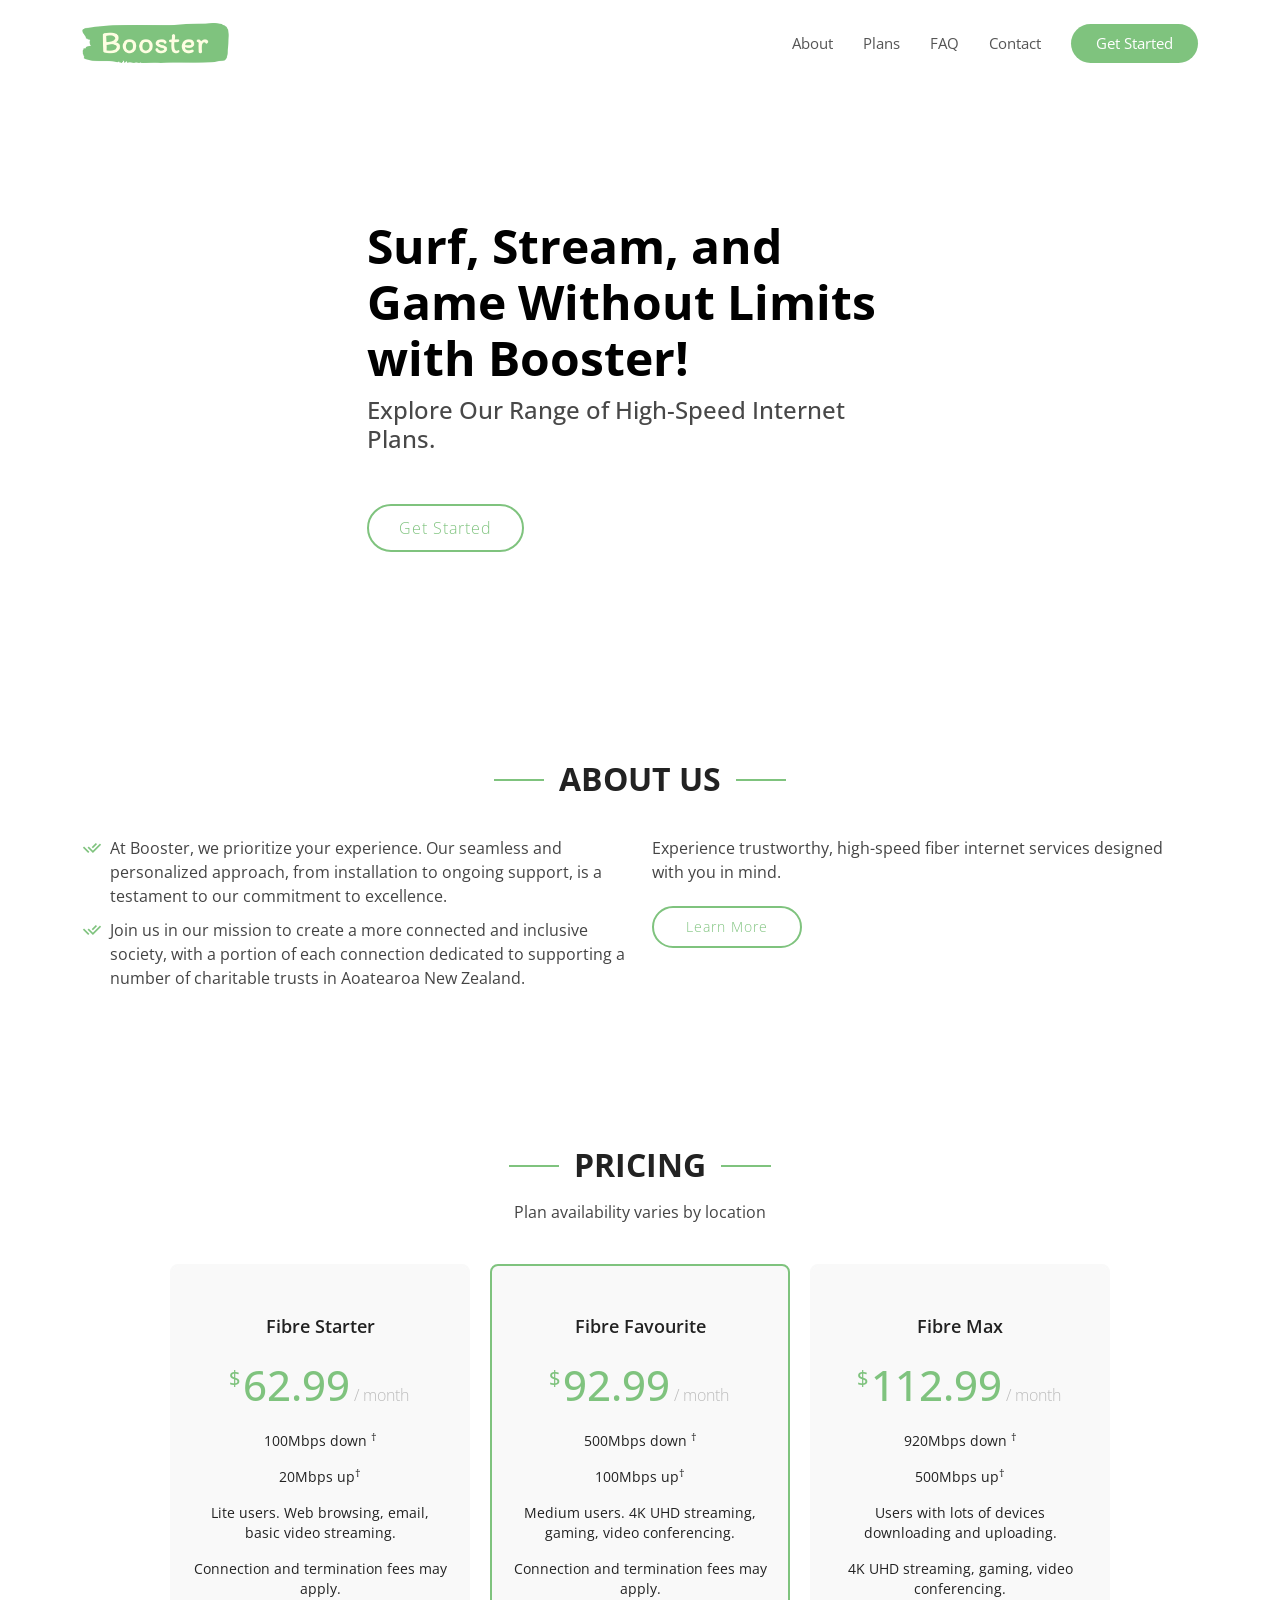
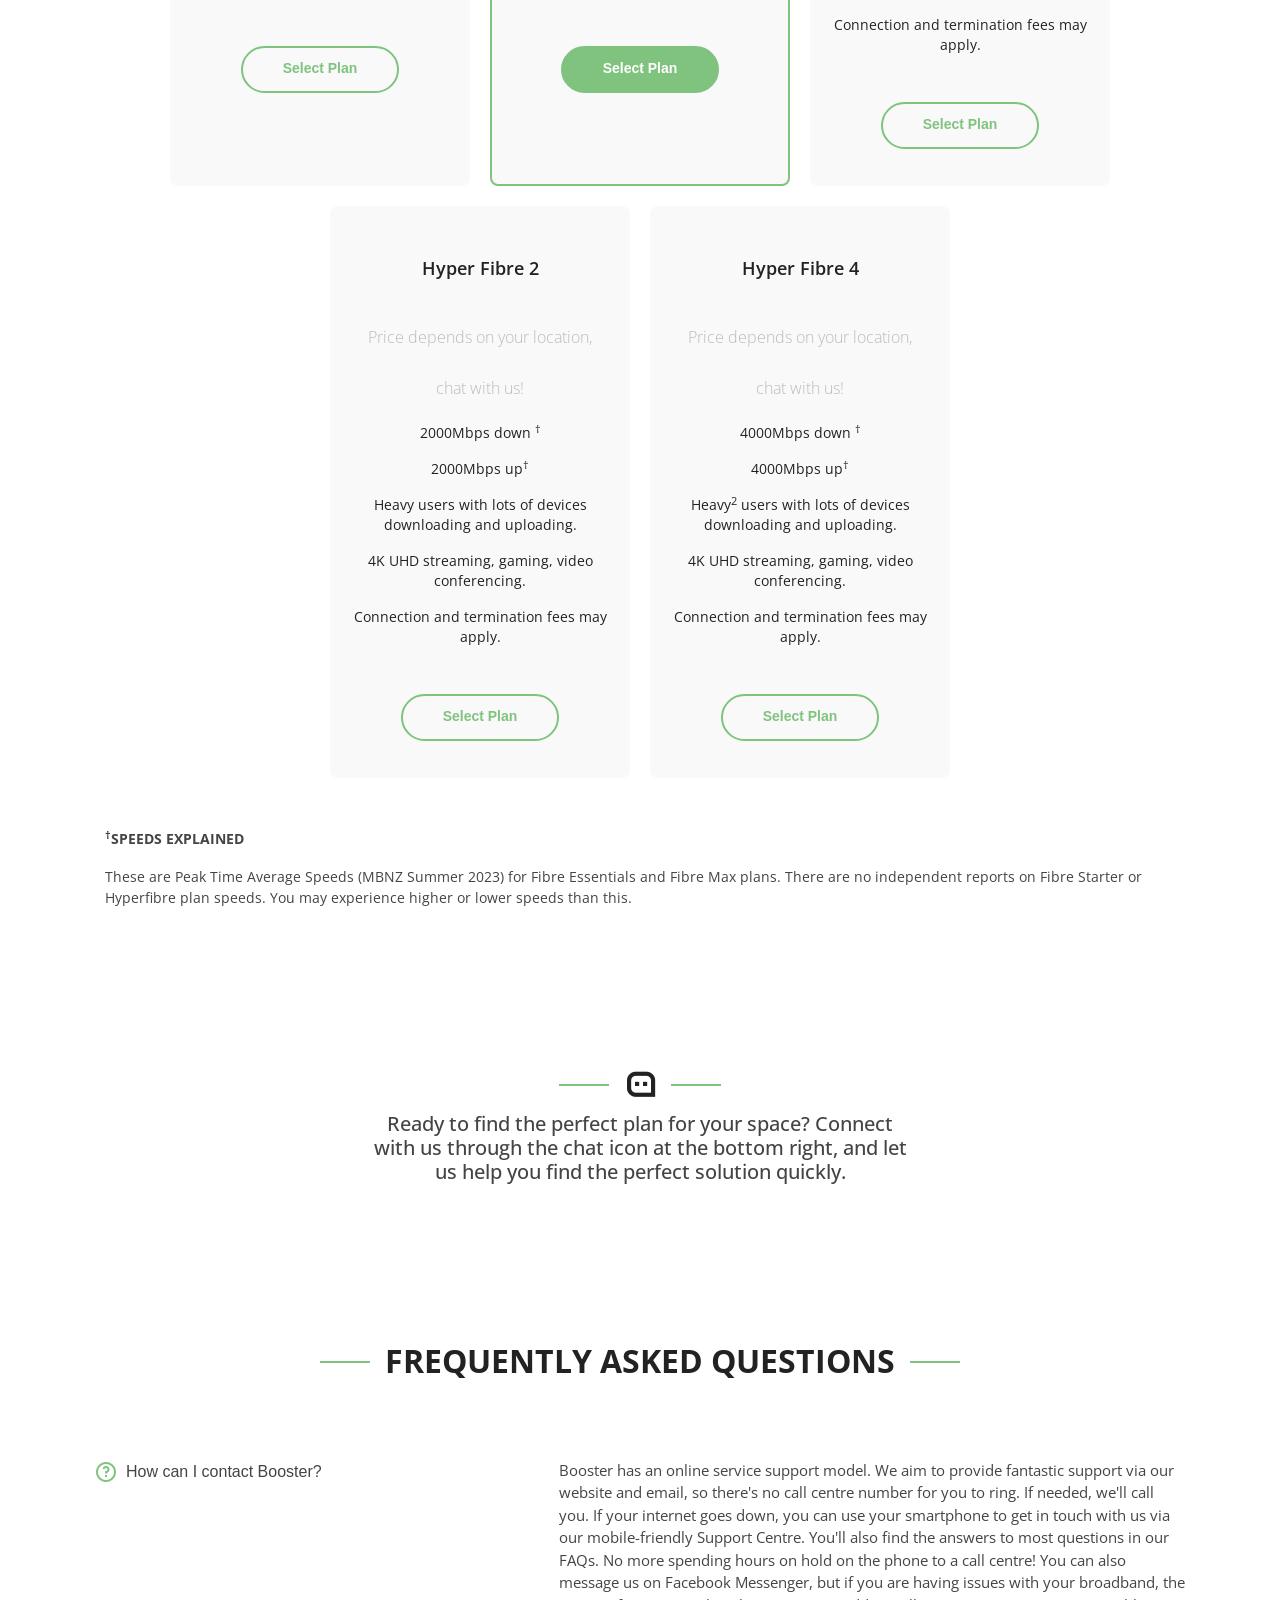
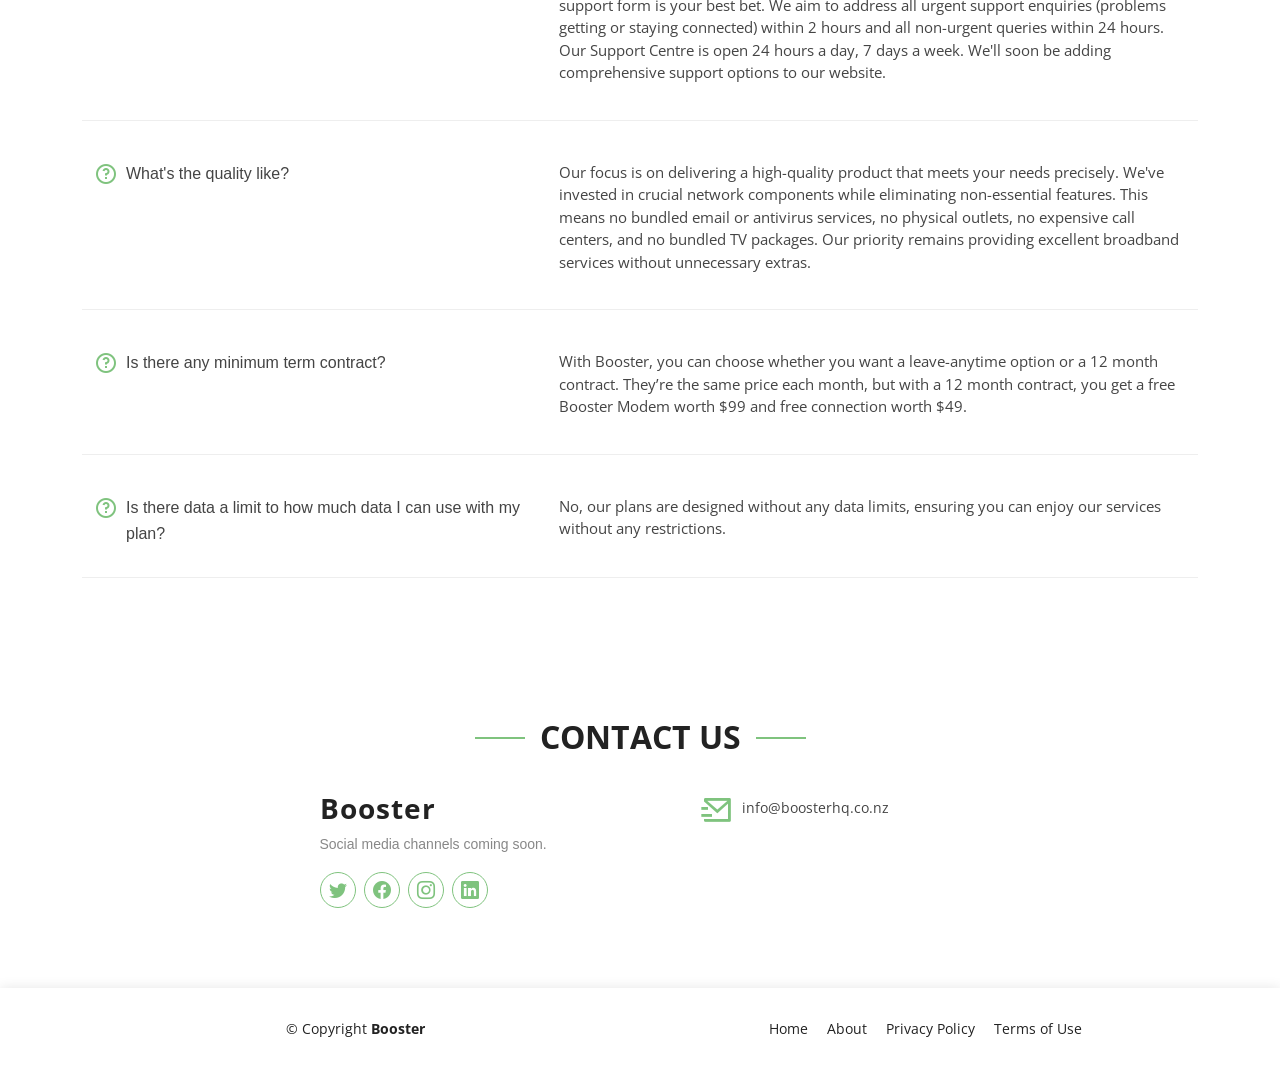
<file: index.html>
<!DOCTYPE html>
<html lang="en">

<head>
  <meta charset="utf-8">
  <meta content="width=device-width, initial-scale=1.0" name="viewport">

  <title>Booster</title>
  <meta content="" name="description">
  <meta content="" name="keywords">

  <!-- Favicons -->
  <link href="assets/img/favicon.png" rel="icon">
  <link href="assets/img/apple-touch-icon.png" rel="apple-touch-icon">

  <!-- Google Fonts -->
  <link rel="preconnect" href="https://fonts.googleapis.com">
  <link rel="preconnect" href="https://fonts.gstatic.com" crossorigin>
  <link href="https://fonts.googleapis.com/css2?family=Itim&family=Open+Sans:ital@0;1&display=swap" rel="stylesheet">

  <!-- Vendor CSS Files -->
  <link href="assets/vendor/aos/aos.css" rel="stylesheet">
  <link href="assets/vendor/bootstrap/css/bootstrap.min.css" rel="stylesheet">
  <link href="assets/vendor/bootstrap-icons/bootstrap-icons.css" rel="stylesheet">
  <link href="assets/vendor/boxicons/css/boxicons.min.css" rel="stylesheet">
  <link href="assets/vendor/glightbox/css/glightbox.min.css" rel="stylesheet">
  <link href="assets/vendor/remixicon/remixicon.css" rel="stylesheet">
  <link href="assets/vendor/swiper/swiper-bundle.min.css" rel="stylesheet">

  <!-- Template Main CSS File -->
  <link href="assets/css/style.css" rel="stylesheet">

  <!-- =======================================================
  * Template Name: Booster
  * Updated: Sep 18 2023 with Bootstrap v5.3.2
  * Template URL: https://bootstrapmade.com/Booster-free-bootstrap-template/
  * Author: BootstrapMade.com
  * License: https://bootstrapmade.com/license/
  ======================================================== -->
</head>

<!--Start of Tawk.to Script-->
<script type="text/javascript">
  var Tawk_API = Tawk_API || {}, Tawk_LoadStart = new Date();
  (function () {
    var s1 = document.createElement("script"), s0 = document.getElementsByTagName("script")[0];
    s1.async = true;
    s1.src = 'https://embed.tawk.to/653b4785a84dd54dc485ba02/1hdnouonu';
    s1.charset = 'UTF-8';
    s1.setAttribute('crossorigin', '*');
    s0.parentNode.insertBefore(s1, s0);
  })();
</script>
<!--End of Tawk.to Script-->

<body>

  <!-- ======= Header ======= -->
  <header id="header" class="fixed-top d-flex align-items-center">
    <div class="container d-flex align-items-center justify-content-between">

      <div class="logo">
        <!-- <h1><a href="index.html">Booster</a></h1> -->
        <!-- Uncomment below if you prefer to use an image logo -->
        <a href="index.html"><img src="./assets/img/logo-no-background.png" class="img-fluid"></a>
      </div>

      <nav id="navbar" class="navbar">
        <ul>
          <li><a class="nav-link scrollto" href="#about">About</a></li>
          <li><a class="nav-link scrollto" href="#pricing">Plans</a></li>
          <li><a class="faq scrollto" href="#faq">FAQ</a></li>
          <li><a class="nav-link scrollto" href="#contact">Contact</a></li>
          <li><a class="getstarted scrollto" href="#pricing">Get Started</a></li>
        </ul>
        <i class="bi bi-list mobile-nav-toggle"></i>
      </nav><!-- .navbar -->

    </div>
  </header><!-- End Header -->

  <!-- ======= Hero Section ======= -->
  <section id="hero" class="d-flex align-items-center">

    <div class="container">
      <div class="row">
        <div class="col-lg-6 pt-5 pt-lg-0 order-2 order-lg-1 d-flex flex-column justify-content-center">
          <h1 data-aos="fade-up">Surf, Stream, and Game Without Limits with Booster!</h1>
          <h2 data-aos="fade-up" data-aos-delay="400">Explore Our Range of High-Speed Internet Plans.</h2>
          <div data-aos="fade-up" data-aos-delay="800">
            <a href="#pricing" class="btn-get-started scrollto">Get Started</a>
          </div>
        </div>
        <!-- <div class="col-lg-6 order-1 order-lg-2 hero-img" data-aos="fade-left" data-aos-delay="200">
          <img src="assets/img/hero-img.png" class="img-fluid animated" alt="">
        </div> -->
      </div>
    </div>

  </section><!-- End Hero -->

  <main id="main">
    <!-- ======= About Us Section ======= -->
    <section id="about" class="about">
      <div class="container">

        <div class="section-title" data-aos="fade-up">
          <h2>About Us</h2>
        </div>

        <div class="row content">
          <div class="col-lg-6" data-aos="fade-up" data-aos-delay="150">

            <ul>
              <li><i class="ri-check-double-line"></i> At Booster, we prioritize your experience. Our seamless and
                personalized approach, from
                installation to ongoing support, is a testament to our commitment to excellence.</li>
              <li><i class="ri-check-double-line"></i> Join us in our mission to
                create a more connected and inclusive society, with a portion of each connection dedicated to supporting
                a number of charitable trusts in Aoatearoa New Zealand.</li>
            </ul>
          </div>
          <div class="col-lg-6 pt-4 pt-lg-0" data-aos="fade-up" data-aos-delay="300">
            <p>
              Experience trustworthy, high-speed fiber internet services designed with you in mind.
            </p>
            <a href="#pricing" class="btn-learn-more">Learn More</a>
          </div>
        </div>

      </div>
    </section><!-- End About Us Section -->

    <!-- ======= Pricing Section ======= -->
    <section id="pricing" class="pricing">
      <div class="container">
        <div class="section-title">
          <h2>Pricing</h2>
          <p>Plan availability varies by location</p>
        </div>
        <div class="row">

          <div class="box" data-aos="zoom-in-right" data-aos-delay="200">
            <h3>Fibre Starter</h3>
            <h4><sup>$</sup>62.99<span> / month</span></h4>
            <ul>
              <li>100Mbps down <sup>†</sup> </li>
              <li>20Mbps up<sup>†</sup> </li>
              <li>Lite users. Web browsing, email, basic video streaming.</li>
              <li> Connection and termination fees may apply.</li>
            </ul>
            <div class="btn-wrap">
              <a href="#plan-select" class="btn-buy">Select Plan</a>
            </div>
          </div>

          <div class="box recommended" data-aos="zoom-in" data-aos-delay="100">
            <h3>Fibre Favourite</h3>
            <h4><sup>$</sup>92.99<span> / month</span></h4>
            <ul>
              <li>500Mbps down <sup>†</sup> </li>
              <li>100Mbps up<sup>†</sup> </li>
              <li>Medium users. 4K UHD streaming, gaming, video conferencing.</li>
              <li>Connection and termination fees may apply.</li>
            </ul>
            <div class="btn-wrap">
              <a href="#plan-select" class="btn-buy">Select Plan</a>
            </div>
          </div>

          <div class="box" data-aos="zoom-in" data-aos-delay="100">
            <h3>Fibre Max</h3>
            <h4><sup>$</sup>112.99<span> / month</span></h4>
            <ul>
              <li>920Mbps down <sup>†</sup> </li>
              <li>500Mbps up<sup>†</sup> </li>
              <li>Users with lots of devices downloading and uploading.</li>
              <li>4K UHD streaming, gaming, video conferencing. </li>
              <li>Connection and termination fees may apply.</li>
            </ul>
            <div class="btn-wrap">
              <a href="#plan-select" class="btn-buy">Select Plan</a>
            </div>
          </div>


          <div class="box" data-aos="zoom-in" data-aos-delay="100">
            <h3>Hyper Fibre 2</h3>
            <h4><span>Price depends on your location, chat with us!</span></h4>
            <ul>
              <li>2000Mbps down <sup>†</sup> </li>
              <li>2000Mbps up<sup>†</sup> </li>
              <li>Heavy users with lots of devices downloading and uploading.</li>
              <li>4K UHD streaming, gaming, video conferencing. </li>
              <li>Connection and termination fees may apply.</li>
            </ul>
            <div class="btn-wrap">
              <a href="#plan-select" class="btn-buy">Select Plan</a>
            </div>
          </div>

          <div class="box" data-aos="zoom-in" data-aos-delay="100">
            <h3>Hyper Fibre 4</h3>
            <h4><span>Price depends on your location, chat with us!</span></h4>
            <ul>
              <li>4000Mbps down <sup>†</sup> </li>
              <li>4000Mbps up<sup>†</sup> </li>
              <li>Heavy<sup>2</sup> users with lots of devices downloading and uploading.</li>
              <li>4K UHD streaming, gaming, video conferencing. </li>
              <li>Connection and termination fees may apply.</li>
            </ul>
            <div class="btn-wrap">
              <a href="#plan-select" class="btn-buy">Select Plan</a>
            </div>
          </div>

        </div>
        <div class="plans-note">
          <p><strong><sup>†</sup>SPEEDS EXPLAINED</strong></p>
          <p>These are Peak Time Average Speeds (MBNZ Summer 2023) for Fibre Essentials and Fibre Max plans. There are
            no independent reports on Fibre Starter or Hyperfibre plan speeds. You may experience higher or lower speeds
            than this.</p>
        </div>

      </div>
    </section>
    <!-- End Pricing Section -->

    <!-- ======= Plan Select Section ======= -->
    <section id="plan-select" class="about">
      <div class="container">

        <div class="section-title" data-aos="fade-up">
          <h2><i class="ri-message-3-line"></i></h2>
          <div class="row content">
            <div class="col-lg-6" data-aos="fade-up" data-aos-delay="150">
              <h5>Ready to find the perfect plan for your space? Connect with us through the chat icon at the bottom
                right,
                and
                let us help you find the perfect solution quickly.</h5>
            </div>
          </div>
        </div>
    </section>
    </div>
    <!-- ======= End Plan Select Section ======= -->


    <!-- ======= F.A.Q Section ======= -->
    <section id="faq" class="faq">
      <div class="container">

        <div class="section-title" data-aos="fade-up">
          <h2>Frequently Asked Questions</h2>
        </div>

        <div class="row faq-item d-flex align-items-stretch" data-aos="fade-up" data-aos-delay="100">
          <div class="col-lg-5">
            <i class="ri-question-line"></i>
            <h4>How can I contact Booster?</h4>
          </div>
          <div class="col-lg-7">
            <p>
              Booster has an online service support model. We aim to provide fantastic support via our website and
              email, so there's no call centre number for you to ring. If needed, we'll call you.

              If your internet goes down, you can use your smartphone to get in touch with us via our mobile-friendly
              Support Centre. You'll also find the answers to most questions in our FAQs. No more spending hours on hold
              on the phone to a call centre!
              You can also message us on Facebook Messenger, but if you are having issues with your
              broadband, the support form is your best bet. We aim to address all urgent support enquiries (problems
              getting or staying connected) within 2 hours and all non-urgent queries within 24 hours. Our Support
              Centre is open 24 hours a day, 7 days a week.

              We'll soon be adding comprehensive support options to our website.
            </p>
          </div>
        </div><!-- End F.A.Q Item-->

        <div class="row faq-item d-flex align-items-stretch" data-aos="fade-up" data-aos-delay="200">
          <div class="col-lg-5">
            <i class="ri-question-line"></i>
            <h4>What's the quality like?</h4>
          </div>
          <div class="col-lg-7">
            <p>
              Our focus is on delivering a high-quality product that meets your needs precisely. We've invested in
              crucial network components while eliminating non-essential features. This means no bundled
              email or antivirus services, no physical outlets, no expensive call centers, and no bundled TV packages.
              Our priority remains providing excellent broadband services without unnecessary extras.
            </p>
          </div>
        </div><!-- End F.A.Q Item-->

        <div class="row faq-item d-flex align-items-stretch" data-aos="fade-up" data-aos-delay="300">
          <div class="col-lg-5">
            <i class="ri-question-line"></i>
            <h4>Is there any minimum term contract?</h4>
          </div>
          <div class="col-lg-7">
            <p>
              With Booster, you can choose whether you want a leave-anytime option or a 12 month contract. They’re the
              same price each month, but with a 12 month contract, you get a free Booster Modem worth $99 and free
              connection worth $49.
            </p>
          </div>
        </div><!-- End F.A.Q Item-->

        <div class="row faq-item d-flex align-items-stretch" data-aos="fade-up" data-aos-delay="400">
          <div class="col-lg-5">
            <i class="ri-question-line"></i>
            <h4>Is there data a limit to how much data I can use with my plan?</h4>
          </div>
          <div class="col-lg-7">
            <p>
              No, our plans are designed without any data limits, ensuring you can enjoy our services without any
              restrictions.
            </p>
          </div>
        </div><!-- End F.A.Q Item-->



      </div>
    </section><!-- End F.A.Q Section -->

    <!-- ======= Contact Section ======= -->
    <section id="contact" class="contact">
      <div class="container">

        <div class="section-title" data-aos="fade-up">
          <h2>Contact Us</h2>
        </div>

        <div class="row">

          <div class="col-lg-4 col-md-6" data-aos="fade-up" data-aos-delay="100">
            <div class="contact-about">
              <h3>Booster</h3>
              <p>Social media channels coming soon.</p>
              <div class="social-links">
                <a href="#" class="twitter"><i class="bi bi-twitter"></i></a>
                <a href="#" class="facebook"><i class="bi bi-facebook"></i></a>
                <a href="#" class="instagram"><i class="bi bi-instagram"></i></a>
                <a href="#" class="linkedin"><i class="bi bi-linkedin"></i></a>
              </div>
            </div>
          </div>

          <div class="col-lg-3 col-md-6 mt-4 mt-md-0" data-aos="fade-up" data-aos-delay="200">
            <div class="info">
              <div>
                <i class="ri-mail-send-line"></i>
                <p>info@boosterhq.co.nz</p>
              </div>

            </div>
          </div>


        </div>

      </div>
    </section><!-- End Contact Section -->

  </main><!-- End #main -->

  <!-- ======= Footer ======= -->
  <footer id="footer">
    <div class="container">
      <div class="row d-flex align-items-center">
        <div class="col-lg-6 text-lg-left text-center">
          <div class="copyright">
            &copy; Copyright <strong>Booster</strong>
          </div>
        </div>
        <div class="col-lg-6">
          <nav class="footer-links text-lg-right text-center pt-2 pt-lg-0">
            <a href="#intro" class="scrollto">Home</a>
            <a href="#about" class="scrollto">About</a>
            <a href="#">Privacy Policy</a>
            <a href="#">Terms of Use</a>
          </nav>
        </div>
      </div>
    </div>
  </footer><!-- End Footer -->

  <a href="#" class="back-to-top d-flex align-items-center justify-content-center"><i
      class="bi bi-arrow-up-short"></i></a>

  <!-- Vendor JS Files -->
  <script src="assets/vendor/purecounter/purecounter_vanilla.js"></script>
  <script src="assets/vendor/aos/aos.js"></script>
  <script src="assets/vendor/bootstrap/js/bootstrap.bundle.min.js"></script>
  <script src="assets/vendor/glightbox/js/glightbox.min.js"></script>
  <script src="assets/vendor/isotope-layout/isotope.pkgd.min.js"></script>
  <script src="assets/vendor/swiper/swiper-bundle.min.js"></script>
  <script src="assets/vendor/php-email-form/validate.js"></script>

  <!-- Template Main JS File -->
  <script src="assets/js/main.js"></script>

</body>

</html>
</file>
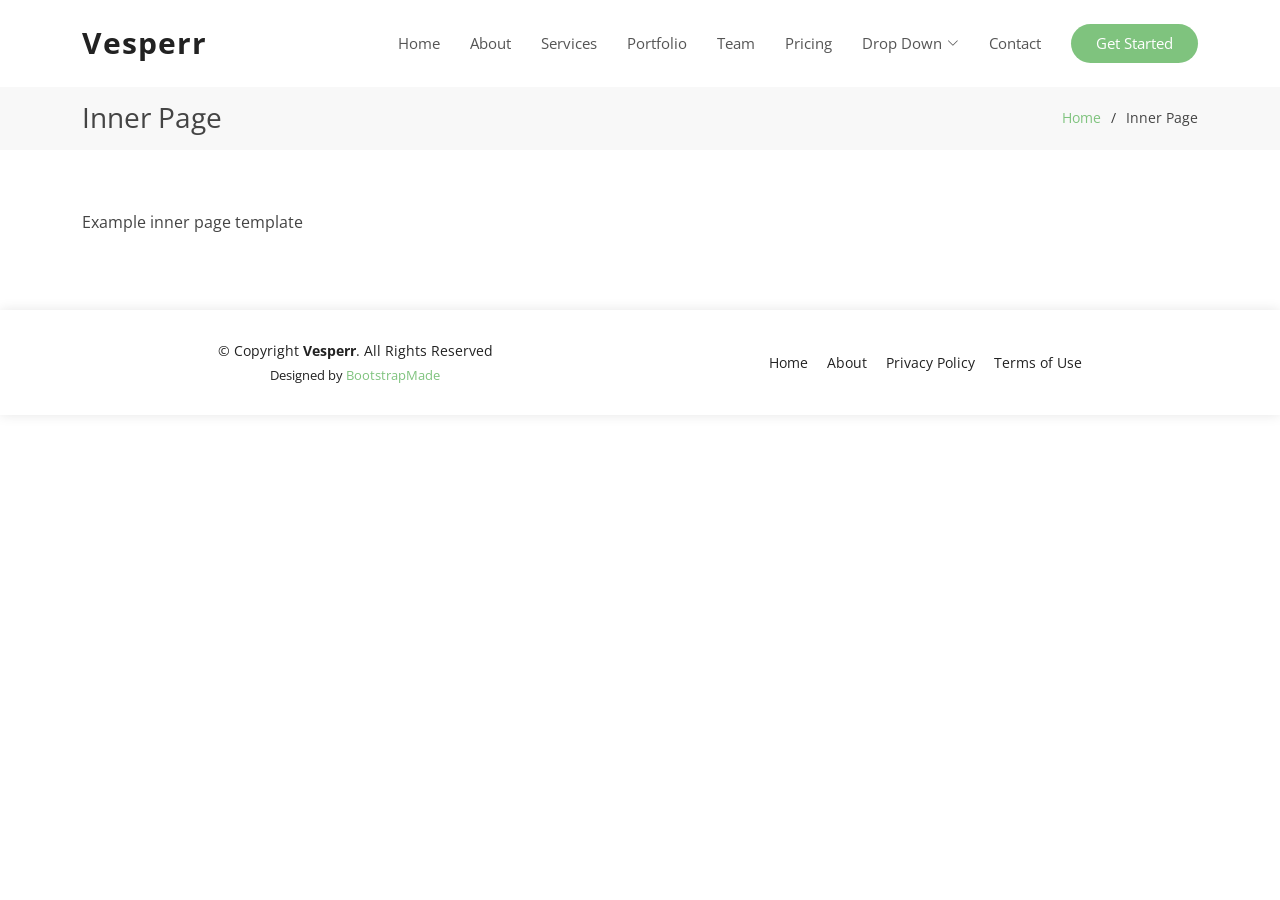
<file: inner-page.html>
<!DOCTYPE html>
<html lang="en">

<head>
  <meta charset="utf-8">
  <meta content="width=device-width, initial-scale=1.0" name="viewport">

  <title>Inner Page - Vesperr Bootstrap Template</title>
  <meta content="" name="description">
  <meta content="" name="keywords">

  <!-- Favicons -->
  <link href="assets/img/favicon.png" rel="icon">
  <link href="assets/img/apple-touch-icon.png" rel="apple-touch-icon">

  <!-- Google Fonts -->
  <link href="https://fonts.googleapis.com/css?family=Open+Sans:300,300i,400,400i,600,600i,700,700i|Raleway:300,300i,400,400i,500,500i,600,600i,700,700i|Poppins:300,300i,400,400i,500,500i,600,600i,700,700i" rel="stylesheet">

  <!-- Vendor CSS Files -->
  <link href="assets/vendor/aos/aos.css" rel="stylesheet">
  <link href="assets/vendor/bootstrap/css/bootstrap.min.css" rel="stylesheet">
  <link href="assets/vendor/bootstrap-icons/bootstrap-icons.css" rel="stylesheet">
  <link href="assets/vendor/boxicons/css/boxicons.min.css" rel="stylesheet">
  <link href="assets/vendor/glightbox/css/glightbox.min.css" rel="stylesheet">
  <link href="assets/vendor/remixicon/remixicon.css" rel="stylesheet">
  <link href="assets/vendor/swiper/swiper-bundle.min.css" rel="stylesheet">

  <!-- Template Main CSS File -->
  <link href="assets/css/style.css" rel="stylesheet">

  <!-- =======================================================
  * Template Name: Vesperr
  * Updated: Sep 18 2023 with Bootstrap v5.3.2
  * Template URL: https://bootstrapmade.com/vesperr-free-bootstrap-template/
  * Author: BootstrapMade.com
  * License: https://bootstrapmade.com/license/
  ======================================================== -->
</head>

<body>

  <!-- ======= Header ======= -->
  <header id="header" class="fixed-top d-flex align-items-center">
    <div class="container d-flex align-items-center justify-content-between">

      <div class="logo">
        <h1><a href="index.html">Vesperr</a></h1>
        <!-- Uncomment below if you prefer to use an image logo -->
        <!-- <a href="index.html"><img src="assets/img/logo.png" alt="" class="img-fluid"></a>-->
      </div>

      <nav id="navbar" class="navbar">
        <ul>
          <li><a class="nav-link scrollto " href="#hero">Home</a></li>
          <li><a class="nav-link scrollto" href="#about">About</a></li>
          <li><a class="nav-link scrollto" href="#services">Services</a></li>
          <li><a class="nav-link scrollto " href="#portfolio">Portfolio</a></li>
          <li><a class="nav-link scrollto" href="#team">Team</a></li>
          <li><a class="nav-link scrollto" href="#pricing">Pricing</a></li>
          <li class="dropdown"><a href="#"><span>Drop Down</span> <i class="bi bi-chevron-down"></i></a>
            <ul>
              <li><a href="#">Drop Down 1</a></li>
              <li class="dropdown"><a href="#"><span>Deep Drop Down</span> <i class="bi bi-chevron-right"></i></a>
                <ul>
                  <li><a href="#">Deep Drop Down 1</a></li>
                  <li><a href="#">Deep Drop Down 2</a></li>
                  <li><a href="#">Deep Drop Down 3</a></li>
                  <li><a href="#">Deep Drop Down 4</a></li>
                  <li><a href="#">Deep Drop Down 5</a></li>
                </ul>
              </li>
              <li><a href="#">Drop Down 2</a></li>
              <li><a href="#">Drop Down 3</a></li>
              <li><a href="#">Drop Down 4</a></li>
            </ul>
          </li>
          <li><a class="nav-link scrollto" href="#contact">Contact</a></li>
          <li><a class="getstarted scrollto" href="#about">Get Started</a></li>
        </ul>
        <i class="bi bi-list mobile-nav-toggle"></i>
      </nav><!-- .navbar -->

    </div>
  </header><!-- End Header -->

  <main id="main">

    <!-- ======= Breadcrumbs Section ======= -->
    <section class="breadcrumbs">
      <div class="container">

        <div class="d-flex justify-content-between align-items-center">
          <h2>Inner Page</h2>
          <ol>
            <li><a href="index.html">Home</a></li>
            <li>Inner Page</li>
          </ol>
        </div>

      </div>
    </section><!-- End Breadcrumbs Section -->

    <section class="inner-page">
      <div class="container">
        <p>
          Example inner page template
        </p>
      </div>
    </section>

  </main><!-- End #main -->

  <!-- ======= Footer ======= -->
  <footer id="footer">
    <div class="container">
      <div class="row d-flex align-items-center">
        <div class="col-lg-6 text-lg-left text-center">
          <div class="copyright">
            &copy; Copyright <strong>Vesperr</strong>. All Rights Reserved
          </div>
          <div class="credits">
            <!-- All the links in the footer should remain intact. -->
            <!-- You can delete the links only if you purchased the pro version. -->
            <!-- Licensing information: https://bootstrapmade.com/license/ -->
            <!-- Purchase the pro version with working PHP/AJAX contact form: https://bootstrapmade.com/vesperr-free-bootstrap-template/ -->
            Designed by <a href="https://bootstrapmade.com/">BootstrapMade</a>
          </div>
        </div>
        <div class="col-lg-6">
          <nav class="footer-links text-lg-right text-center pt-2 pt-lg-0">
            <a href="#intro" class="scrollto">Home</a>
            <a href="#about" class="scrollto">About</a>
            <a href="#">Privacy Policy</a>
            <a href="#">Terms of Use</a>
          </nav>
        </div>
      </div>
    </div>
  </footer><!-- End Footer -->

  <a href="#" class="back-to-top d-flex align-items-center justify-content-center"><i class="bi bi-arrow-up-short"></i></a>

  <!-- Vendor JS Files -->
  <script src="assets/vendor/purecounter/purecounter_vanilla.js"></script>
  <script src="assets/vendor/aos/aos.js"></script>
  <script src="assets/vendor/bootstrap/js/bootstrap.bundle.min.js"></script>
  <script src="assets/vendor/glightbox/js/glightbox.min.js"></script>
  <script src="assets/vendor/isotope-layout/isotope.pkgd.min.js"></script>
  <script src="assets/vendor/swiper/swiper-bundle.min.js"></script>
  <script src="assets/vendor/php-email-form/validate.js"></script>

  <!-- Template Main JS File -->
  <script src="assets/js/main.js"></script>

</body>

</html>
</file>
<file: assets/css/style.css>
/*--------------------------------------------------------------
# General
--------------------------------------------------------------*/
body {
  font-family: "Open Sans", sans-serif;
  color: #444444;
}

a {
  color: #7fc37e;
  text-decoration: none;
}

a:hover {
  color: #5faee3;
  text-decoration: none;
}

h1,
h2,
h3,
h4,
h5,
h6 {
  font-family: "Open Sans", sans-serif;
}

/*--------------------------------------------------------------
# Back to top button
--------------------------------------------------------------*/
.back-to-top {
  position: fixed;
  visibility: hidden;
  opacity: 0;
  right: 15px;
  bottom: 15px;
  z-index: 996;
  background: #7fc37e;
  width: 40px;
  height: 40px;
  border-radius: 4px;
  transition: all 0.4s;
}

.back-to-top i {
  font-size: 28px;
  color: #fff;
  line-height: 0;
}

.back-to-top:hover {
  background: #98d697;
  color: #fff;
}

.back-to-top.active {
  visibility: visible;
  opacity: 1;
}

/*--------------------------------------------------------------
# Disable AOS delay on mobile
--------------------------------------------------------------*/
@media screen and (max-width: 768px) {
  [data-aos-delay] {
    transition-delay: 0 !important;
  }
}

/*--------------------------------------------------------------
# Header
--------------------------------------------------------------*/
#header {
  z-index: 997;
  transition: all 0.5s;
  padding: 22px 0;
  background: #fff;
}

#header.header-scrolled {
  box-shadow: 0px 2px 15px rgba(0, 0, 0, 0.1);
  padding: 12px 0;
}

#header .logo h1 {
  font-size: 30px;
  margin: 0;
  padding: 0;
  line-height: 1;
  font-weight: 700;
  letter-spacing: 1px;
}

#header .logo h1 a,
#header .logo h1 a:hover {
  color: #222222;
  text-decoration: none;
}

#header .logo img {
  padding: 0;
  margin: 0;
  max-height: 40px;
}

/*--------------------------------------------------------------
# Navigation Menu
--------------------------------------------------------------*/
/**
* Desktop Navigation 
*/
.navbar {
  padding: 0;
}

.navbar ul {
  margin: 0;
  padding: 0;
  display: flex;
  list-style: none;
  align-items: center;
}

.navbar li {
  position: relative;
}

.navbar a,
.navbar a:focus {
  display: flex;
  align-items: center;
  justify-content: space-between;
  padding: 10px 0 10px 30px;
  font-size: 15px;
  font-weight: 400;
  color: #555555;
  white-space: nowrap;
  transition: 0.3s;
}

.navbar a i,
.navbar a:focus i {
  font-size: 12px;
  line-height: 0;
  margin-left: 5px;
}

.navbar a:hover,
.navbar .active,
.navbar .active:focus,
.navbar li:hover > a {
  color: #7fc37e;
}

.navbar .getstarted,
.navbar .getstarted:focus {
  background: #7fc37e;
  padding: 8px 25px;
  margin-left: 30px;
  border-radius: 50px;
  color: #fff;
}

.navbar .getstarted:hover,
.navbar .getstarted:focus:hover {
  color: #fff;
  background: #7fc37e;
}

.navbar .dropdown ul {
  display: block;
  position: absolute;
  left: 30px;
  top: calc(100% + 30px);
  margin: 0;
  padding: 10px 0;
  z-index: 99;
  opacity: 0;
  visibility: hidden;
  background: #fff;
  box-shadow: 0px 0px 30px rgba(127, 137, 161, 0.25);
  transition: 0.3s;
  border-radius: 4px;
}

.navbar .dropdown ul li {
  min-width: 200px;
}

.navbar .dropdown ul a {
  padding: 10px 20px;
  font-size: 14px;
}

.navbar .dropdown ul a i {
  font-size: 12px;
}

.navbar .dropdown ul a:hover,
.navbar .dropdown ul .active:hover,
.navbar .dropdown ul li:hover > a {
  color: #7fc37e;
}

.navbar .dropdown:hover > ul {
  opacity: 1;
  top: 100%;
  visibility: visible;
}

.navbar .dropdown .dropdown ul {
  top: 0;
  left: calc(100% - 30px);
  visibility: hidden;
}

.navbar .dropdown .dropdown:hover > ul {
  opacity: 1;
  top: 0;
  left: 100%;
  visibility: visible;
}

@media (max-width: 1366px) {
  .navbar .dropdown .dropdown ul {
    left: -90%;
  }

  .navbar .dropdown .dropdown:hover > ul {
    left: -100%;
  }
}

/**
* Mobile Navigation 
*/
.mobile-nav-toggle {
  color: #222222;
  font-size: 28px;
  cursor: pointer;
  display: none;
  line-height: 0;
  transition: 0.5s;
}

.mobile-nav-toggle.bi-x {
  color: #fff;
}

@media (max-width: 991px) {
  .mobile-nav-toggle {
    display: block;
  }

  .navbar ul {
    display: none;
  }
}

.navbar-mobile {
  position: fixed;
  overflow: hidden;
  top: 0;
  right: 0;
  left: 0;
  bottom: 0;
  background: rgba(9, 9, 9, 0.9);
  transition: 0.3s;
  z-index: 999;
}

.navbar-mobile .mobile-nav-toggle {
  position: absolute;
  top: 15px;
  right: 15px;
}

.navbar-mobile ul {
  display: block;
  position: absolute;
  top: 55px;
  right: 15px;
  bottom: 15px;
  left: 15px;
  padding: 10px 0;
  border-radius: 8px;
  background-color: #fff;
  overflow-y: auto;
  transition: 0.3s;
}

.navbar-mobile a,
.navbar-mobile a:focus {
  padding: 10px 20px;
  font-size: 15px;
  color: #222222;
}

.navbar-mobile a:hover,
.navbar-mobile .active,
.navbar-mobile li:hover > a {
  color: #7fc37e;
}

.navbar-mobile .getstarted,
.navbar-mobile .getstarted:focus {
  margin: 15px;
}

.navbar-mobile .dropdown ul {
  position: static;
  display: none;
  margin: 10px 20px;
  padding: 10px 0;
  z-index: 99;
  opacity: 1;
  visibility: visible;
  background: #fff;
  box-shadow: 0px 0px 30px rgba(127, 137, 161, 0.25);
}

.navbar-mobile .dropdown ul li {
  min-width: 200px;
}

.navbar-mobile .dropdown ul a {
  padding: 10px 20px;
}

.navbar-mobile .dropdown ul a i {
  font-size: 12px;
}

.navbar-mobile .dropdown ul a:hover,
.navbar-mobile .dropdown ul .active:hover,
.navbar-mobile .dropdown ul li:hover > a {
  color: #7fc37e;
}

.navbar-mobile .dropdown > .dropdown-active {
  display: block;
}

/*--------------------------------------------------------------
# Hero Section
--------------------------------------------------------------*/
#hero {
  width: 100%;
  height: 70vh;
  margin-top: 70px;
}

#hero h1 {
  margin: 0 0 10px 0;
  font-size: 48px;
  font-weight: 700;
  line-height: 56px;
  color: black;
}

#hero h2 {
  color: #484848;
  margin-bottom: 50px;
  font-size: 24px;
}

#hero .btn-get-started {
  font-family: "Open Sans", sans-serif;
  font-weight: 300;
  font-size: 16px;
  letter-spacing: 1px;
  display: inline-block;
  padding: 10px 30px;
  border-radius: 50px;
  transition: 0.5s;
  color: #7fc37e;
  border: 2px solid #7fc37e;
}

#hero .btn-get-started:hover {
  background: #7fc37e;
  color: #fff;
}

#hero .animated {
  animation: up-down 2s ease-in-out infinite alternate-reverse both;
}

@media (min-width: 1024px) {
  #hero {
    background-attachment: fixed;
  }
}

@media (max-width: 991px) {
  #hero {
    height: 100vh;
  }

  #hero .animated {
    animation: none;
  }

  #hero .hero-img {
    text-align: center;
  }

  #hero .hero-img img {
    width: 50%;
  }
}

@media (max-width: 768px) {
  #hero {
    margin-top: 20px;
  }

  #hero h1 {
    font-size: 28px;
    line-height: 36px;
  }

  #hero h2 {
    font-size: 18px;
    line-height: 24px;
    margin-bottom: 30px;
  }

  #hero .hero-img img {
    width: 70%;
  }
}

@media (max-width: 575px) {
  #hero .hero-img img {
    width: 80%;
  }
}

@keyframes up-down {
  0% {
    transform: translateY(10px);
  }

  100% {
    transform: translateY(-10px);
  }
}

/*--------------------------------------------------------------
# Sections General
--------------------------------------------------------------*/
section {
  padding: 60px 0;
  overflow: hidden;
}

.section-bg {
  background-color: #f7fbfe;
}

.section-title {
  text-align: center;
  padding-bottom: 30px;
}

.section-title h2 {
  font-size: 32px;
  font-weight: bold;
  text-transform: uppercase;
  position: relative;
  color: #222222;
}

.section-title h2::before,
.section-title h2::after {
  content: "";
  width: 50px;
  height: 2px;
  background: #7fc37e;
  display: inline-block;
}

.section-title h2::before {
  margin: 0 15px 10px 0;
}

.section-title h2::after {
  margin: 0 0 10px 15px;
}

.section-title p {
  margin: 15px 0 0 0;
}

/*--------------------------------------------------------------
# Clients
--------------------------------------------------------------*/
.clients {
  background: #f3f9fd;
  padding: 10px 0;
  text-align: center;
}

.clients .col-lg-2 {
  display: flex;
  align-items: center;
  justify-content: center;
}

.clients img {
  width: 50%;
  filter: grayscale(100);
  transition: all 0.4s ease-in-out;
  display: inline-block;
  padding: 10px 0;
}

.clients img:hover {
  filter: none;
  transform: scale(1.1);
}

@media (max-width: 768px) {
  .clients img {
    width: 40%;
  }
}

@media (max-width: 575px) {
  .clients img {
    width: 30%;
  }
}

/*--------------------------------------------------------------
# About Us
--------------------------------------------------------------*/
.about .content h3 {
  font-weight: 600;
  font-size: 26px;
}

.about .content ul {
  list-style: none;
  padding: 0;
}

.about .content ul li {
  padding-left: 28px;
  position: relative;
}

.about .content ul li + li {
  margin-top: 10px;
}

.about .content ul i {
  position: absolute;
  left: 0;
  top: 2px;
  font-size: 20px;
  color: #7fc37e;
  line-height: 1;
}

.about .content p:last-child {
  margin-bottom: 0;
}

.about .content .btn-learn-more {
  font-family: "Open Sans", sans-serif;
  font-weight: 200;
  font-size: 14px;
  letter-spacing: 1px;
  display: inline-block;
  padding: 12px 32px;
  border-radius: 50px;
  transition: 0.3s;
  line-height: 1;
  color: #7fc37e;
  animation-delay: 0.8s;
  margin-top: 6px;
  border: 2px solid #7fc37e;
}

.about .content .btn-learn-more:hover {
  background: #7fc37e;
  color: #fff;
  text-decoration: none;
}

/*--------------------------------------------------------------
# Counts
--------------------------------------------------------------*/
.counts {
  padding-top: 0;
}

.counts .content {
  padding: 0;
}

.counts .content h3 {
  font-weight: 700;
  font-size: 34px;
  color: #222222;
}

.counts .content p {
  margin-bottom: 0;
}

.counts .content .count-box {
  padding: 20px 0;
  width: 100%;
}

.counts .content .count-box i {
  display: block;
  font-size: 36px;
  color: #7fc37e;
  float: left;
  line-height: 0;
}

.counts .content .count-box span {
  font-size: 36px;
  line-height: 30px;
  display: block;
  font-weight: 700;
  color: #222222;
  margin-left: 50px;
}

.counts .content .count-box p {
  padding: 15px 0 0 0;
  margin: 0 0 0 50px;
  font-family: "Raleway", sans-serif;
  font-size: 14px;
  color: #484848;
}

.counts .content .count-box a {
  font-weight: 600;
  display: block;
  margin-top: 20px;
  color: #484848;
  font-size: 15px;
  font-family: "Poppins", sans-serif;
  transition: ease-in-out 0.3s;
}

.counts .content .count-box a:hover {
  color: #6f6f6f;
}

@media (max-width: 1024px) {
  .counts .image {
    text-align: center;
  }

  .counts .image img {
    max-width: 70%;
  }
}

@media (max-width: 667px) {
  .counts .image img {
    max-width: 100%;
  }
}

/*--------------------------------------------------------------
# Services
--------------------------------------------------------------*/
.services .icon-box {
  padding: 30px;
  position: relative;
  overflow: hidden;
  background: #fff;
  box-shadow: 0 0 29px 0 rgba(68, 88, 144, 0.12);
  transition: all 0.3s ease-in-out;
  border-radius: 8px;
  z-index: 1;
}

.services .icon-box::before {
  content: "";
  position: absolute;
  background: #e1f0fa;
  right: -60px;
  top: -40px;
  width: 100px;
  height: 100px;
  border-radius: 50px;
  transition: all 0.3s;
  z-index: -1;
}

.services .icon-box:hover::before {
  background: #7fc37e;
  right: 0;
  top: 0;
  width: 100%;
  height: 100%;
  border-radius: 0px;
}

.services .icon {
  margin: 0 auto 20px auto;
  padding-top: 10px;
  display: inline-block;
  text-align: center;
  border-radius: 50%;
  width: 60px;
  height: 60px;
  background: #7fc37e;
  transition: all 0.3s ease-in-out;
}

.services .icon i {
  font-size: 36px;
  line-height: 1;
  color: #fff;
}

.services .title {
  font-weight: 700;
  margin-bottom: 15px;
  font-size: 18px;
}

.services .title a {
  color: #111;
}

.services .description {
  font-size: 15px;
  line-height: 28px;
  margin-bottom: 0;
}

.services .icon-box:hover .title a,
.services .icon-box:hover .description {
  color: #fff;
}

.services .icon-box:hover .icon {
  background: #fff;
}

.services .icon-box:hover .icon i {
  color: #7fc37e;
}

/*--------------------------------------------------------------
# More Services
--------------------------------------------------------------*/
.more-services {
  padding-top: 20px;
}

.more-services .card {
  border: 0;
  padding: 160px 20px 20px 20px;
  position: relative;
  width: 100%;
  background-size: cover;
  background-repeat: no-repeat;
  background-position: center center;
}

.more-services .card-body {
  z-index: 10;
  background: rgba(255, 255, 255, 0.9);
  padding: 15px 30px;
  box-shadow: 0px 2px 15px rgba(0, 0, 0, 0.1);
  transition: 0.3s;
  transition: ease-in-out 0.4s;
  border-radius: 5px;
}

.more-services .card-title {
  font-weight: 700;
  text-align: center;
  margin-bottom: 15px;
}

.more-services .card-title a {
  color: #222222;
}

.more-services .card-text {
  color: #5e5e5e;
}

.more-services .read-more a {
  color: #777777;
  text-transform: uppercase;
  font-weight: 600;
  font-size: 12px;
  transition: 0.4s;
}

.more-services .read-more a:hover {
  text-decoration: underline;
}

.more-services .card:hover .card-body {
  background: #7fc37e;
}

.more-services .card:hover .read-more a,
.more-services .card:hover .card-title,
.more-services .card:hover .card-title a,
.more-services .card:hover .card-text {
  color: #fff;
}

/*--------------------------------------------------------------
# Features
--------------------------------------------------------------*/
.features .icon-box {
  display: flex;
  align-items: center;
  padding: 20px;
  background: #f6f6f6;
  transition: ease-in-out 0.3s;
}

.features .icon-box i {
  font-size: 32px;
  padding-right: 10px;
  line-height: 1;
}

.features .icon-box h3 {
  font-weight: 700;
  margin: 0;
  padding: 0;
  line-height: 1;
  font-size: 16px;
}

.features .icon-box h3 a {
  color: #222222;
  transition: ease-in-out 0.3s;
}

.features .icon-box h3 a:hover {
  color: #7fc37e;
}

.features .icon-box:hover {
  background: #eef7fc;
}

/*--------------------------------------------------------------
# Testimonials
--------------------------------------------------------------*/
.testimonials .testimonial-wrap {
  padding-left: 50px;
}

.testimonials .testimonials-carousel,
.testimonials .testimonials-slider {
  overflow: hidden;
}

.testimonials .testimonial-item {
  box-sizing: content-box;
  padding: 30px 30px 30px 60px;
  margin: 30px 15px;
  min-height: 200px;
  box-shadow: 0px 2px 12px rgba(0, 0, 0, 0.08);
  position: relative;
  background: #fff;
}

.testimonials .testimonial-item .testimonial-img {
  width: 90px;
  border-radius: 10px;
  border: 6px solid #fff;
  position: absolute;
  left: -45px;
}

.testimonials .testimonial-item h3 {
  font-size: 18px;
  font-weight: bold;
  margin: 10px 0 5px 0;
  color: #111;
}

.testimonials .testimonial-item h4 {
  font-size: 14px;
  color: #999;
  margin: 0;
}

.testimonials .testimonial-item .quote-icon-left,
.testimonials .testimonial-item .quote-icon-right {
  color: #e1f0fa;
  font-size: 26px;
}

.testimonials .testimonial-item .quote-icon-left {
  display: inline-block;
  left: -5px;
  position: relative;
}

.testimonials .testimonial-item .quote-icon-right {
  display: inline-block;
  right: -5px;
  position: relative;
  top: 10px;
}

.testimonials .testimonial-item p {
  font-style: italic;
  margin: 15px auto 15px auto;
}

.testimonials .swiper-pagination {
  margin-top: 20px;
  position: relative;
}

.testimonials .swiper-pagination .swiper-pagination-bullet {
  width: 12px;
  height: 12px;
  background-color: #fff;
  opacity: 1;
  border: 1px solid #7fc37e;
}

.testimonials .swiper-pagination .swiper-pagination-bullet-active {
  background-color: #7fc37e;
}

@media (max-width: 767px) {
  .testimonials .testimonial-wrap {
    padding-left: 0;
  }

  .testimonials .testimonials-carousel,
  .testimonials .testimonials-slider {
    overflow: hidden;
  }

  .testimonials .testimonial-item {
    padding: 30px;
    margin: 15px;
  }

  .testimonials .testimonial-item .testimonial-img {
    position: static;
    left: auto;
  }
}

/*--------------------------------------------------------------
# Portfolio
--------------------------------------------------------------*/
.portfolio .portfolio-item {
  margin-bottom: 30px;
}

.portfolio #portfolio-flters {
  padding: 0;
  margin: 0 auto 20px auto;
  list-style: none;
  text-align: center;
}

.portfolio #portfolio-flters li {
  cursor: pointer;
  display: inline-block;
  padding: 8px 15px 10px 15px;
  font-size: 14px;
  font-weight: 600;
  line-height: 1;
  text-transform: uppercase;
  color: #222222;
  margin-bottom: 5px;
  transition: all 0.3s ease-in-out;
  border-radius: 3px;
}

.portfolio #portfolio-flters li:hover,
.portfolio #portfolio-flters li.filter-active {
  color: #fff;
  background: #7fc37e;
}

.portfolio #portfolio-flters li:last-child {
  margin-right: 0;
}

.portfolio .portfolio-wrap {
  transition: 0.3s;
  position: relative;
  overflow: hidden;
  z-index: 1;
  background: rgba(34, 34, 34, 0.6);
}

.portfolio .portfolio-wrap::before {
  content: "";
  background: rgba(34, 34, 34, 0.6);
  position: absolute;
  left: 0;
  right: 0;
  top: 0;
  bottom: 0;
  transition: all ease-in-out 0.3s;
  z-index: 2;
  opacity: 0;
}

.portfolio .portfolio-wrap img {
  transition: all ease-in-out 0.3s;
}

.portfolio .portfolio-wrap .portfolio-info {
  opacity: 0;
  position: absolute;
  top: 0;
  left: 0;
  right: 0;
  bottom: 0;
  z-index: 3;
  transition: all ease-in-out 0.3s;
  display: flex;
  flex-direction: column;
  justify-content: flex-end;
  align-items: flex-start;
  padding: 20px;
}

.portfolio .portfolio-wrap .portfolio-info h4 {
  font-size: 20px;
  color: #fff;
  font-weight: 600;
}

.portfolio .portfolio-wrap .portfolio-info p {
  color: rgba(255, 255, 255, 0.7);
  font-size: 14px;
  text-transform: uppercase;
  padding: 0;
  margin: 0;
  font-style: italic;
}

.portfolio .portfolio-wrap .portfolio-links {
  text-align: center;
  z-index: 4;
}

.portfolio .portfolio-wrap .portfolio-links a {
  color: #fff;
  margin: 0 5px 0 0;
  font-size: 28px;
  display: inline-block;
  transition: 0.3s;
}

.portfolio .portfolio-wrap .portfolio-links a:hover {
  color: #7fc37e;
}

.portfolio .portfolio-wrap:hover::before {
  opacity: 1;
}

.portfolio .portfolio-wrap:hover img {
  transform: scale(1.2);
}

.portfolio .portfolio-wrap:hover .portfolio-info {
  opacity: 1;
}

/*--------------------------------------------------------------
# Portfolio Details
--------------------------------------------------------------*/
.portfolio-details {
  padding-top: 40px;
}

.portfolio-details .portfolio-details-slider img {
  width: 100%;
}

.portfolio-details .portfolio-details-slider .swiper-pagination {
  margin-top: 20px;
  position: relative;
}

.portfolio-details
  .portfolio-details-slider
  .swiper-pagination
  .swiper-pagination-bullet {
  width: 12px;
  height: 12px;
  background-color: #fff;
  opacity: 1;
  border: 1px solid #7fc37e;
}

.portfolio-details
  .portfolio-details-slider
  .swiper-pagination
  .swiper-pagination-bullet-active {
  background-color: #7fc37e;
}

.portfolio-details .portfolio-info {
  padding: 30px;
  box-shadow: 0px 0 30px rgba(34, 34, 34, 0.08);
}

.portfolio-details .portfolio-info h3 {
  font-size: 22px;
  font-weight: 700;
  margin-bottom: 20px;
  padding-bottom: 20px;
  border-bottom: 1px solid #eee;
}

.portfolio-details .portfolio-info ul {
  list-style: none;
  padding: 0;
  font-size: 15px;
}

.portfolio-details .portfolio-info ul li + li {
  margin-top: 10px;
}

.portfolio-details .portfolio-description {
  padding-top: 30px;
}

.portfolio-details .portfolio-description h2 {
  font-size: 26px;
  font-weight: 700;
  margin-bottom: 20px;
}

.portfolio-details .portfolio-description p {
  padding: 0;
}

/*--------------------------------------------------------------
# Team
--------------------------------------------------------------*/
.team .member {
  margin-bottom: 20px;
  overflow: hidden;
  text-align: center;
  border-radius: 5px;
  background: #fff;
  box-shadow: 0px 2px 15px rgba(0, 0, 0, 0.1);
}

.team .member .member-img {
  position: relative;
  overflow: hidden;
}

.team .member .social {
  position: absolute;
  left: 0;
  bottom: 0;
  right: 0;
  height: 40px;
  opacity: 0;
  transition: ease-in-out 0.3s;
  background: rgba(255, 255, 255, 0.85);
  display: inline-flex;
  justify-content: center;
  align-items: center;
}

.team .member .social a {
  transition: color 0.3s;
  color: #222222;
  margin: 0 10px;
  display: inline-flex;
  justify-content: center;
  align-items: center;
}

.team .member .social a i {
  line-height: 0;
}

.team .member .social a:hover {
  color: #7fc37e;
}

.team .member .social i {
  font-size: 18px;
  margin: 0 2px;
}

.team .member .member-info {
  padding: 25px 15px;
}

.team .member .member-info h4 {
  font-weight: 700;
  margin-bottom: 5px;
  font-size: 18px;
  color: #222222;
}

.team .member .member-info span {
  display: block;
  font-size: 13px;
  font-weight: 400;
  color: #aaaaaa;
}

.team .member .member-info p {
  font-style: italic;
  font-size: 14px;
  line-height: 26px;
  color: #777777;
}

.team .member:hover .social {
  opacity: 1;
}

/*--------------------------------------------------------------
# Pricing
--------------------------------------------------------------*/
.pricing .box {
  padding: 20px;
  background: #f9f9f9;
  text-align: center;
  border-radius: 8px;
  position: relative;
  overflow: hidden;
  border: 2px solid #f9f9f9;
}

.pricing .box h3 {
  font-weight: 400;
  padding: 15px;
  margin-top: 15px;
  font-size: 18px;
  font-weight: 600;
  color: #222222;
}

.pricing .box h4 {
  font-size: 42px;
  color: #7fc37e;
  font-weight: 500;
  font-family: "Open Sans", sans-serif;
  margin-bottom: 20px;
}

.pricing .box h4 sup {
  font-size: 20px;
  top: -15px;
  left: -3px;
}

.pricing .box h4 span {
  color: #bababa;
  font-size: 16px;
  font-weight: 300;
}

.pricing .box ul {
  padding: 0;
  list-style: none;
  color: #222222;
  text-align: center;
  line-height: 20px;
  font-size: 14px;
}

.pricing .box ul li {
  padding-bottom: 16px;
}

.pricing .box ul i {
  color: #7fc37e;
  font-size: 18px;
  padding-right: 4px;
}

.pricing .box ul .na {
  color: #ccc;
  text-decoration: line-through;
}

.pricing .box .btn-wrap {
  padding: 15px;
  text-align: center;
}

.pricing .box .btn-buy {
  display: inline-block;
  padding: 10px 40px 12px 40px;
  border-radius: 50px;
  border: 2px solid #7fc37e;
  color: #7fc37e;
  font-size: 14px;
  font-weight: 400;
  font-family: "Raleway", sans-serif;
  font-weight: 600;
  transition: 0.3s;
}

.pricing .box .btn-buy:hover {
  background: #7fc37e;
  color: #fff;
}

.pricing .recommended {
  border-color: #7fc37e;
}

.pricing .recommended .btn-buy {
  background: #7fc37e;
  color: #fff;
}

.pricing .recommended .btn-buy:hover {
  background: #7fc37e;
  border-color: #7fc37e;
}

.household-icons__icon {
  width: 1.875rem;
}

/*--------------------------------------------------------------
# Plan Details
--------------------------------------------------------------*/

.plans-broadband {
  margin-left: auto;
  margin-right: auto;
  position: relative;
  z-index: 9;
}

@media (min-width: 1024px) {
  .plans-broadband {
    max-width: 56.25rem;
    transition-delay: 0.6s;
  }
}

.plans-broadband__toggle {
  margin-bottom: 5rem;
  margin-left: auto;
  margin-right: auto;
  max-width: 18.75rem;
}

@media (max-width: 479px) {
  .plans-broadband__toggle {
    margin-bottom: 3.125rem;
  }
}

@media (min-width: 744px) {
  .plans-broadband__toggle {
    margin-bottom: 5rem;
    max-width: 22.5rem;
  }
}

@media (min-width: 1024px) {
  .plans-broadband__toggle {
    margin-bottom: 2.5rem;
  }
}

.plans-broadband__content {
  display: grid;
  gap: var(--container-spacing);
  position: relative;
}

@media (min-width: 1024px) {
  .plans-broadband__content {
    gap: 2.5rem;
  }
}

.plans-broadband__features {
  align-items: center;
  display: flex;
  justify-content: center;
}

.plans-broadband__features svg {
  display: block;
  height: auto;
  max-width: 22.5rem;
  width: 100%;
}

.plans-broadband__features2 {
  align-items: center;
  background: var(--dark-pink);
  border-radius: 1.875rem;
  display: flex;
  justify-content: center;
  padding: 0.625rem 1.25rem;
}

.plans-broadband__features2 svg {
  display: block;
  height: auto;
  max-width: 25rem;
  width: 100%;
}

.plans-broadband__worm {
  color: var(--dark-pink);
  position: absolute;
  right: 0.9375rem;
  top: 0;
  transform: translateY(-95%);
  width: clamp(4.375rem, calc(0.98645rem + 15.06024vw), 10.625rem);
}

/*--------------------------------------------------------------
# Some more plan components
/*--------------------------------------------------------------*/
.plans-note {
  color: var(--dark-pink);
  font-size: 0.9em;
  overflow: hidden;
  margin-top: 16px;
}

@media (max-width: 743px) {
  .plans-note {
    padding: 0 0.9375rem;
  }
}

@media (min-width: 744px) {
  .plans-note {
    padding: 0 1.5625rem;
  }
}

@media (min-width: 1024px) {
  .plans-note {
    padding: 0 2.8125rem;
  }
}

.plans-note p + p {
  margin-top: 0.5em;
}
.pricing {
  display: flex;
  justify-content: center;
  align-items: center;
  flex-wrap: wrap;
}

.pricing .container {
  width: 100%;
  max-width: 1200px;
  padding: 20px;
}

.row {
  display: flex;
  flex-wrap: wrap;
  justify-content: center;
}

.box {
  flex: 0 0 300px;
  margin: 10px;
  padding: 20px;
  border: 1px solid #ddd;
}

.plans-note {
  margin-top: 40px;
}

/*--------------------------------------------------------------
# F.A.Q
--------------------------------------------------------------*/
.faq .faq-item {
  margin: 20px 0;
  padding: 20px 0;
  border-bottom: 1px solid #eeeeee;
}

.faq .faq-item i {
  color: #7fc37e;
  font-size: 24px;
  float: left;
  line-height: 0;
  padding: 13px 0 0 0;
  margin: 0;
}

.faq .faq-item h4 {
  font-size: 16px;
  line-height: 26px;
  font-weight: 500;
  margin: 0 0 10px 32px;
  font-family: "Poppins", sans-serif;
}

.faq .faq-item p {
  font-size: 15px;
}

/*--------------------------------------------------------------
# Contact
--------------------------------------------------------------*/
.contact .contact-about h3 {
  font-size: 28px;
  margin: 0 0 10px 0;
  padding: 0;
  line-height: 1;
  font-weight: 700;
  letter-spacing: 1px;
  color: #222222;
}

.contact .contact-about p {
  font-size: 14px;
  line-height: 24px;
  font-family: "Raleway", sans-serif;
  color: #888;
}

.contact .social-links {
  padding-bottom: 20px;
}

.contact .social-links a {
  font-size: 18px;
  display: inline-block;
  background: #fff;
  color: #7fc37e;
  line-height: 1;
  padding: 8px 0;
  margin-right: 4px;
  border-radius: 50%;
  text-align: center;
  width: 36px;
  height: 36px;
  transition: 0.3s;
  border: 1px solid #7fc37e;
}

.contact .social-links a:hover {
  background: #7fc37e;
  color: #fff;
}

.contact .info {
  color: #444444;
}

.contact .info i {
  font-size: 32px;
  color: #7fc37e;
  float: left;
  line-height: 1;
}

.contact .info p {
  padding: 0 0 10px 42px;
  line-height: 28px;
  font-size: 14px;
}

.contact .php-email-form .error-message {
  display: none;
  color: #fff;
  background: #ed3c0d;
  text-align: left;
  padding: 15px;
  font-weight: 600;
}

.contact .php-email-form .error-message br + br {
  margin-top: 25px;
}

.contact .php-email-form .sent-message {
  display: none;
  color: #fff;
  background: #18d26e;
  text-align: center;
  padding: 15px;
  font-weight: 600;
}

.contact .php-email-form .loading {
  display: none;
  background: #fff;
  text-align: center;
  padding: 15px;
}

.contact .php-email-form .loading:before {
  content: "";
  display: inline-block;
  border-radius: 50%;
  width: 24px;
  height: 24px;
  margin: 0 10px -6px 0;
  border: 3px solid #18d26e;
  border-top-color: #eee;
  animation: animate-loading 1s linear infinite;
}

.contact .php-email-form .form-group {
  margin-bottom: 20px;
}

.contact .php-email-form input,
.contact .php-email-form textarea {
  border-radius: 0;
  box-shadow: none;
  font-size: 14px;
  padding: 10px 15px;
}

.contact .php-email-form input:focus,
.contact .php-email-form textarea:focus {
  border-color: #7fc37e;
}

.contact .php-email-form button[type="submit"] {
  background: #7fc37e;
  border: 0;
  padding: 10px 24px;
  color: #fff;
  transition: 0.4s;
  border-radius: 50px;
}

.contact .php-email-form button[type="submit"]:hover {
  background: #7fc37e;
}

@keyframes animate-loading {
  0% {
    transform: rotate(0deg);
  }

  100% {
    transform: rotate(360deg);
  }
}

/*--------------------------------------------------------------
# Breadcrumbs
--------------------------------------------------------------*/
.breadcrumbs {
  padding: 15px 0;
  background: #f8f8f8;
  min-height: 40px;
  margin-top: 86px;
}

@media (max-width: 992px) {
  .breadcrumbs {
    margin-top: 72px;
  }
}

.breadcrumbs h2 {
  font-size: 28px;
  font-weight: 400;
  margin: 0;
}

.breadcrumbs ol {
  display: flex;
  flex-wrap: wrap;
  list-style: none;
  padding: 0;
  margin: 0;
  font-size: 14px;
}

@media (max-width: 992px) {
  .breadcrumbs ol {
    margin-top: 10px;
  }
}

.breadcrumbs ol li + li {
  padding-left: 10px;
}

.breadcrumbs ol li + li::before {
  display: inline-block;
  padding-right: 10px;
  color: #3c3c3c;
  content: "/";
}

@media (max-width: 768px) {
  .breadcrumbs .d-flex {
    display: block !important;
  }

  .breadcrumbs ol {
    display: block;
  }

  .breadcrumbs ol li {
    display: inline-block;
  }
}

/*--------------------------------------------------------------
# Footer
--------------------------------------------------------------*/
#footer {
  background: #fff;
  box-shadow: 0px 0px 12px 0px rgba(0, 0, 0, 0.1);
  padding: 30px 0;
  color: #222222;
  font-size: 14px;
}

#footer .credits {
  font-size: 13px;
  padding-top: 5px;
  color: #222222;
}

#footer .footer-links a {
  color: #222222;
  padding-left: 15px;
}

#footer .footer-links a:first-child {
  padding-left: 0;
}

#footer .footer-links a:hover {
  color: #7fc37e;
}
</file>
